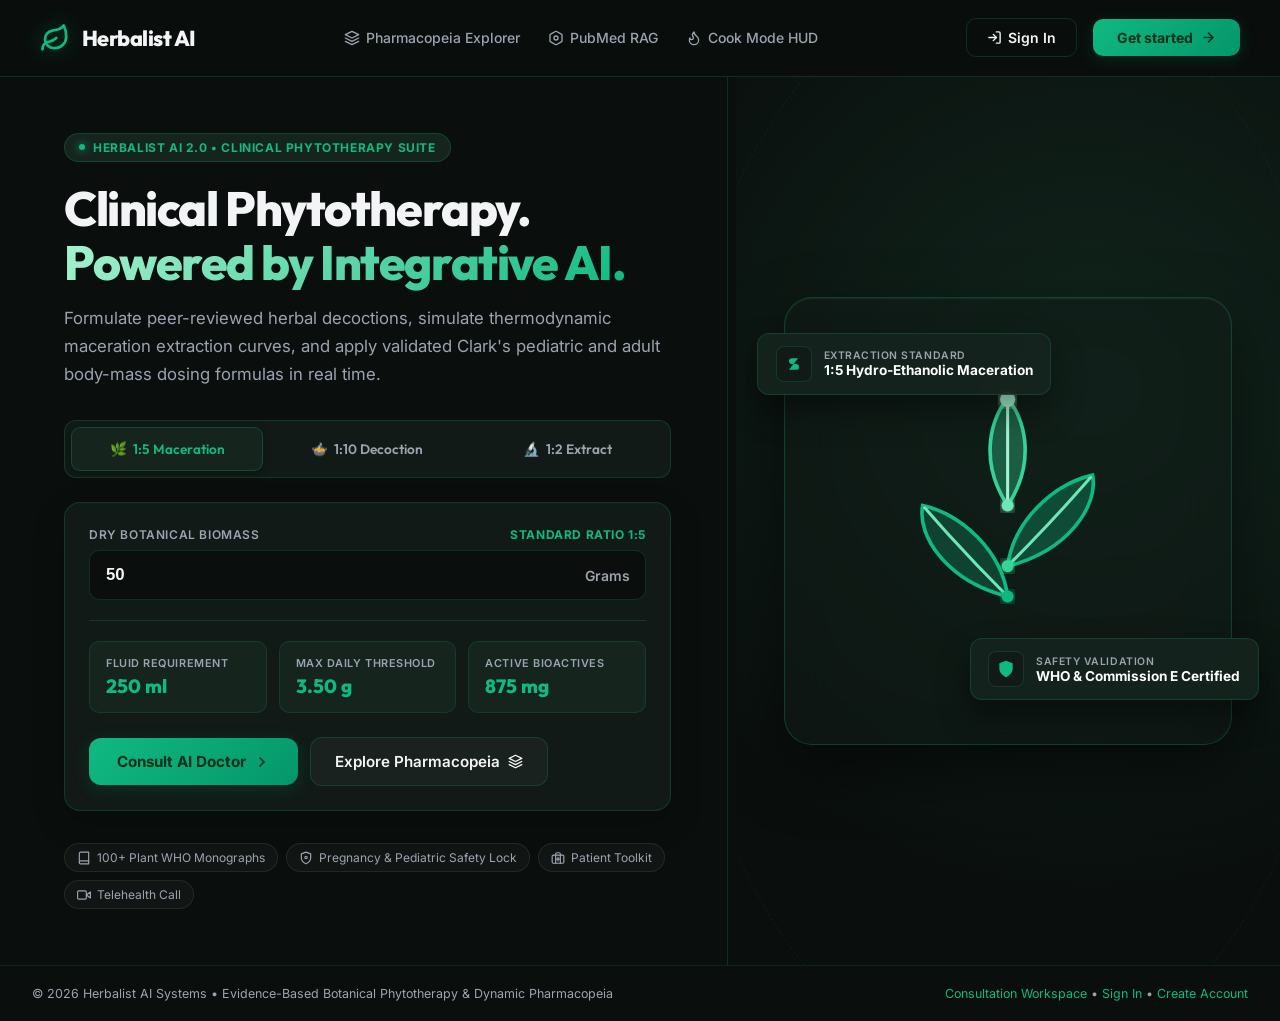
<file: welcome.html>
<!DOCTYPE html>
<html lang="en">
<head>
  <meta charset="UTF-8">
  <meta name="viewport" content="width=device-width, initial-scale=1.0">
  <meta name="description" content="Herbalist AI - Integrative Botanical Medicine, Clinical Phytotherapy, and Evidence-Based Natural Formulations powered by AI.">
  <title>Herbalist AI — Welcome Dashboard & Clinical Formulation Suite</title>
  
  <!-- Google Fonts: Outfit & Inter -->
  <link rel="preconnect" href="https://fonts.googleapis.com">
  <link rel="preconnect" href="https://fonts.gstatic.com" crossorigin>
  <link href="https://fonts.googleapis.com/css2?family=Inter:wght@300;400;500;600;700&family=Outfit:wght@500;600;700;800;900&display=swap" rel="stylesheet">
  
  <style>
    /* ==========================================================================
       1. GLOBAL STYLES & CORE DESIGN SYSTEM
       ========================================================================== */
    :root {
      --bg-dark: #0a0f0d;
      --bg-surface: #111a16;
      --bg-surface-elevated: #16241e;
      --primary-emerald: #10b981;
      --primary-glow: rgba(16, 185, 129, 0.15);
      --primary-glow-intense: rgba(16, 185, 129, 0.4);
      --accent-gold: #f39c12;
      --accent-cyan: #00f2fe;
      --text-main: #f3f4f6;
      --text-muted: #9ca3af;
      --border-color: rgba(16, 185, 129, 0.2);
      --border-hover: rgba(16, 185, 129, 0.5);
      --font-stack: 'Inter', system-ui, -apple-system, BlinkMacSystemFont, 'Segoe UI', Roboto, Oxygen, Ubuntu, Cantarell, sans-serif;
      --font-heading: 'Outfit', 'Inter', system-ui, sans-serif;
    }

    * {
      box-sizing: border-box;
      margin: 0;
      padding: 0;
    }

    body {
      background-color: var(--bg-dark);
      color: var(--text-main);
      font-family: var(--font-stack);
      min-height: 100vh;
      overflow-x: hidden;
      display: flex;
      flex-direction: column;
    }

    /* ==========================================================================
       2. GLOBAL HEADER (AUTH & LOGO NAV)
       ========================================================================== */
    .global-header {
      display: flex;
      justify-content: space-between;
      align-items: center;
      padding: 1.15rem 2.5rem;
      background: rgba(10, 15, 13, 0.75);
      backdrop-filter: blur(16px);
      -webkit-backdrop-filter: blur(16px);
      border-bottom: 1px solid var(--border-color);
      position: sticky;
      top: 0;
      z-index: 100;
    }

    .brand-logo {
      display: flex;
      align-items: center;
      gap: 0.75rem;
      font-family: var(--font-heading);
      font-size: 1.35rem;
      font-weight: 800;
      letter-spacing: -0.025em;
      color: var(--text-main);
      text-decoration: none;
    }

    .brand-logo svg {
      width: 30px;
      height: 30px;
      fill: none;
      stroke: var(--primary-emerald);
      filter: drop-shadow(0 0 10px var(--primary-glow-intense));
      animation: logo-sway 4s ease-in-out infinite;
    }

    .nav-links {
      display: flex;
      align-items: center;
      gap: 1.75rem;
    }

    .nav-link-item {
      color: var(--text-muted);
      text-decoration: none;
      font-size: 0.875rem;
      font-weight: 500;
      transition: color 0.2s ease;
      display: flex;
      align-items: center;
      gap: 6px;
    }

    .nav-link-item:hover {
      color: var(--primary-emerald);
    }

    @media (max-width: 768px) {
      .nav-links {
        display: none;
      }
      .global-header {
        padding: 1rem 1.25rem;
      }
    }

    .auth-actions {
      display: flex;
      align-items: center;
      gap: 1rem;
    }

    .btn-login {
      background: transparent;
      color: var(--text-main);
      border: 1px solid var(--border-color);
      padding: 0.625rem 1.25rem;
      font-size: 0.875rem;
      font-weight: 600;
      border-radius: 10px;
      cursor: pointer;
      text-decoration: none;
      display: inline-flex;
      align-items: center;
      gap: 6px;
      transition: all 0.3s cubic-bezier(0.4, 0, 0.2, 1);
    }

    .btn-login:hover {
      border-color: var(--border-hover);
      background: rgba(16, 185, 129, 0.08);
      box-shadow: 0 0 16px rgba(16, 185, 129, 0.15);
      color: var(--primary-emerald);
    }

    .btn-started {
      background: linear-gradient(135deg, #10b981 0%, #059669 100%);
      color: #042f1a;
      border: none;
      padding: 0.625rem 1.5rem;
      font-size: 0.875rem;
      font-weight: 700;
      border-radius: 10px;
      cursor: pointer;
      text-decoration: none;
      display: inline-flex;
      align-items: center;
      gap: 8px;
      box-shadow: 0 4px 16px var(--primary-glow);
      position: relative;
      overflow: hidden;
      transition: all 0.3s cubic-bezier(0.4, 0, 0.2, 1);
    }

    .btn-started:hover {
      transform: translateY(-1px);
      box-shadow: 0 6px 22px var(--primary-glow-intense);
      filter: brightness(1.1);
    }

    /* ==========================================================================
       3. SPLIT GRID INTERFACE LAYOUT
       ========================================================================== */
    .dashboard-container {
      display: grid;
      grid-template-columns: 1.15fr 0.85fr;
      flex: 1;
      min-height: calc(100vh - 73px);
    }

    @media (max-width: 1024px) {
      .dashboard-container {
        grid-template-columns: 1fr;
      }
    }

    /* --- Left Column: Control Panel --- */
    .panel-controls {
      padding: 3.5rem;
      border-right: 1px solid var(--border-color);
      display: flex;
      flex-direction: column;
      justify-content: center;
      max-width: 720px;
      margin: 0 auto;
      width: 100%;
    }

    @media (max-width: 768px) {
      .panel-controls {
        padding: 2rem 1.25rem;
        border-right: none;
      }
    }

    .welcome-badge {
      display: inline-flex;
      align-items: center;
      gap: 0.5rem;
      background: var(--bg-surface-elevated);
      border: 1px solid var(--border-color);
      padding: 0.375rem 0.875rem;
      border-radius: 20px;
      font-size: 0.75rem;
      font-weight: 700;
      letter-spacing: 0.05em;
      color: var(--primary-emerald);
      width: fit-content;
      margin-bottom: 1.25rem;
    }

    .welcome-badge .pulse-dot {
      width: 6px;
      height: 6px;
      background: var(--primary-emerald);
      border-radius: 50%;
      box-shadow: 0 0 8px var(--primary-emerald);
      animation: micro-pulse 2s infinite;
    }

    .main-title {
      font-family: var(--font-heading);
      font-size: 3rem;
      font-weight: 800;
      line-height: 1.12;
      letter-spacing: -0.03em;
      margin-bottom: 1rem;
    }

    .main-title span {
      background: linear-gradient(135deg, #a7f3d0 0%, #10b981 100%);
      -webkit-background-clip: text;
      -webkit-text-fill-color: transparent;
    }

    @media (max-width: 768px) {
      .main-title {
        font-size: 2.2rem;
      }
    }

    .main-description {
      color: var(--text-muted);
      font-size: 1.05rem;
      line-height: 1.65;
      margin-bottom: 2rem;
    }

    /* --- Navigation Tabs --- */
    .tab-navigation {
      display: grid;
      grid-template-columns: repeat(3, 1fr);
      gap: 0.5rem;
      background: var(--bg-surface);
      padding: 0.375rem;
      border-radius: 12px;
      border: 1px solid var(--border-color);
      margin-bottom: 1.5rem;
    }

    .tab-btn {
      background: transparent;
      border: none;
      color: var(--text-muted);
      padding: 0.75rem 0.5rem;
      font-size: 0.85rem;
      font-weight: 600;
      border-radius: 9px;
      cursor: pointer;
      transition: all 0.2s ease;
      font-family: var(--font-heading);
      display: flex;
      align-items: center;
      justify-content: center;
      gap: 6px;
    }

    .tab-btn.active {
      background: var(--bg-surface-elevated);
      color: var(--primary-emerald);
      border: 1px solid rgba(16, 185, 129, 0.25);
      box-shadow: 0 2px 10px rgba(0,0,0,0.25);
    }

    /* --- Interactive Form Utility --- */
    .calculator-card {
      background: var(--bg-surface);
      border: 1px solid var(--border-color);
      border-radius: 16px;
      padding: 1.5rem;
      box-shadow: 0 12px 30px rgba(0,0,0,0.25);
    }

    .form-group {
      margin-bottom: 1.25rem;
    }

    .form-group label {
      display: flex;
      justify-content: space-between;
      font-size: 0.75rem;
      text-transform: uppercase;
      letter-spacing: 0.05em;
      color: var(--text-muted);
      margin-bottom: 0.5rem;
      font-weight: 600;
    }

    .input-wrapper {
      position: relative;
    }

    .input-wrapper input {
      width: 100%;
      background: var(--bg-dark);
      border: 1px solid var(--border-color);
      border-radius: 10px;
      padding: 0.875rem 1rem;
      color: var(--text-main);
      font-size: 1.05rem;
      font-weight: 600;
      transition: all 0.2s ease;
    }

    .input-wrapper input:focus {
      outline: none;
      border-color: var(--primary-emerald);
      box-shadow: 0 0 0 3px var(--primary-glow);
    }

    .input-wrapper .unit {
      position: absolute;
      right: 1rem;
      top: 50%;
      transform: translateY(-50%);
      color: var(--text-muted);
      font-size: 0.875rem;
      font-weight: 600;
    }

    .output-grid {
      display: grid;
      grid-template-columns: 1fr 1fr 1fr;
      gap: 0.75rem;
      margin-top: 1.25rem;
      padding-top: 1.25rem;
      border-top: 1px solid var(--border-color);
    }

    @media (max-width: 480px) {
      .output-grid {
        grid-template-columns: 1fr;
      }
    }

    .output-box {
      background: var(--bg-surface-elevated);
      padding: 0.875rem 1rem;
      border-radius: 10px;
      border: 1px solid rgba(16, 185, 129, 0.15);
    }

    .output-label {
      font-size: 0.68rem;
      color: var(--text-muted);
      text-transform: uppercase;
      letter-spacing: 0.05em;
      margin-bottom: 0.25rem;
      font-weight: 600;
    }

    .output-value {
      font-size: 1.2rem;
      font-weight: 800;
      color: var(--primary-emerald);
      font-family: var(--font-heading);
    }

    .cta-actions-row {
      display: flex;
      gap: 12px;
      margin-top: 1.5rem;
      align-items: center;
      flex-wrap: wrap;
    }

    .btn-main-action {
      background: linear-gradient(135deg, #10b981 0%, #059669 100%);
      color: #042f1a;
      border: none;
      padding: 0.875rem 1.75rem;
      font-size: 0.95rem;
      font-weight: 700;
      border-radius: 12px;
      cursor: pointer;
      text-decoration: none;
      display: inline-flex;
      align-items: center;
      gap: 8px;
      box-shadow: 0 4px 18px var(--primary-glow);
      transition: all 0.3s cubic-bezier(0.4, 0, 0.2, 1);
    }

    .btn-main-action:hover {
      transform: translateY(-2px);
      box-shadow: 0 8px 25px var(--primary-glow-intense);
    }

    .btn-secondary-action {
      background: rgba(255, 255, 255, 0.04);
      color: var(--text-main);
      border: 1px solid var(--border-color);
      padding: 0.875rem 1.5rem;
      font-size: 0.95rem;
      font-weight: 600;
      border-radius: 12px;
      cursor: pointer;
      text-decoration: none;
      display: inline-flex;
      align-items: center;
      gap: 8px;
      transition: all 0.3s ease;
    }

    .btn-secondary-action:hover {
      border-color: var(--border-hover);
      background: rgba(16, 185, 129, 0.08);
      color: var(--primary-emerald);
    }

    /* --- Feature Badges Row (Non-clickable Informational Chips) --- */
    .feature-pills {
      display: flex;
      flex-wrap: wrap;
      gap: 8px;
      margin-top: 2rem;
    }

    .feature-pill {
      font-size: 0.75rem;
      padding: 6px 12px;
      border-radius: 20px;
      background: rgba(255, 255, 255, 0.03);
      border: 1px solid rgba(255, 255, 255, 0.08);
      color: var(--text-muted);
      display: flex;
      align-items: center;
      gap: 6px;
      cursor: default;
      user-select: none;
    }

    .feature-pill svg, .nav-link-item svg {
      stroke: currentColor;
      flex-shrink: 0;
    }

    /* --- Right Column: Visualization Glass Stage --- */
    .panel-preview {
      background: radial-gradient(circle at 65% 35%, #11261d 0%, var(--bg-dark) 75%);
      display: flex;
      align-items: center;
      justify-content: center;
      position: relative;
      overflow: hidden;
      padding: 3rem;
    }

    .stage-wrapper {
      position: relative;
      width: 100%;
      max-width: 480px;
      aspect-ratio: 1;
      display: flex;
      align-items: center;
      justify-content: center;
    }

    /* Pure Glassmorphic Floating Panel */
    .glass-stage {
      width: 100%;
      height: 100%;
      background: rgba(17, 26, 22, 0.5);
      border: 1px solid rgba(16, 185, 129, 0.25);
      border-radius: 28px;
      backdrop-filter: blur(24px);
      -webkit-backdrop-filter: blur(24px);
      display: flex;
      align-items: center;
      justify-content: center;
      box-shadow: 0 24px 60px rgba(0, 0, 0, 0.5), inset 0 1px 2px rgba(255,255,255,0.08);
      position: relative;
      z-index: 2;
    }

    /* Vector Plant Base Layout & Animations */
    .botanical-vector-container {
      width: 68%;
      height: 68%;
      display: flex;
      align-items: center;
      justify-content: center;
    }

    .animated-plant-svg {
      width: 100%;
      height: 100%;
      overflow: visible;
    }

    /* --- HUD Metric Tags --- */
    .hud-element {
      position: absolute;
      background: rgba(22, 36, 30, 0.9);
      border: 1px solid var(--border-color);
      backdrop-filter: blur(12px);
      -webkit-backdrop-filter: blur(12px);
      padding: 0.75rem 1.1rem;
      border-radius: 12px;
      display: flex;
      align-items: center;
      gap: 0.75rem;
      font-size: 0.825rem;
      box-shadow: 0 16px 32px rgba(0,0,0,0.4);
      z-index: 3;
    }

    .hud-1 {
      top: 8%;
      left: -6%;
      animation: float-y 5s ease-in-out infinite alternate;
    }

    .hud-2 {
      bottom: 10%;
      right: -6%;
      animation: float-y 6s ease-in-out infinite alternate-reverse;
    }

    .hud-3 {
      bottom: 6%;
      left: 4%;
      animation: float-y 5.5s ease-in-out infinite alternate 1s;
    }

    .hud-icon-wrap {
      width: 36px;
      height: 36px;
      background: var(--bg-surface);
      border: 1px solid var(--border-color);
      border-radius: 8px;
      display: flex;
      align-items: center;
      justify-content: center;
      flex-shrink: 0;
    }

    .hud-icon-wrap svg {
      width: 20px;
      height: 20px;
      fill: var(--primary-emerald);
    }

    .hud-meta div:first-child {
      color: var(--text-muted);
      font-size: 0.65rem;
      text-transform: uppercase;
      letter-spacing: 0.05em;
      font-weight: 600;
    }

    .hud-meta div:last-child {
      font-weight: 700;
      color: #ffffff;
      font-size: 0.85rem;
    }

    /* Decorative Glow Mesh Background rings */
    .bg-mesh-ring {
      position: absolute;
      border-radius: 50%;
      border: 1px dashed rgba(16, 185, 129, 0.08);
      z-index: 1;
      animation: spin-clockwise 45s linear infinite;
    }

    .ring-1 { width: 125%; height: 125%; }
    .ring-2 { width: 155%; height: 155%; animation-duration: 65s; animation-direction: reverse; }

    /* ==========================================================================
       4. HIGH PERFORMANCE CSS KEYFRAMES
       ========================================================================== */
    @keyframes logo-sway {
      0%, 100% { transform: rotate(0deg) scale(1); }
      50% { transform: rotate(6deg) scale(1.05); }
    }

    @keyframes micro-pulse {
      0%, 100% { opacity: 1; transform: scale(1); }
      50% { opacity: 0.3; transform: scale(0.85); }
    }

    @keyframes float-y {
      0% { transform: translateY(0px); }
      100% { transform: translateY(-12px); }
    }

    @keyframes spin-clockwise {
      0% { transform: rotate(0deg); }
      100% { transform: rotate(360deg); }
    }

    /* SVG Specific Organic Animation Timings */
    .layer-stem {
      stroke-dasharray: 120;
      stroke-dashoffset: 120;
      animation: draw-line 2.2s cubic-bezier(0.4, 0, 0.2, 1) forwards;
    }

    .layer-leaf-left {
      transform-origin: 50px 75px;
      animation: sway-left 4s cubic-bezier(0.445, 0.05, 0.55, 0.95) infinite alternate;
    }

    .layer-leaf-right {
      transform-origin: 50px 65px;
      animation: sway-right 4.5s cubic-bezier(0.445, 0.05, 0.55, 0.95) infinite alternate;
    }

    .layer-leaf-top {
      transform-origin: 50px 45px;
      animation: sway-top 3.5s cubic-bezier(0.445, 0.05, 0.55, 0.95) infinite alternate;
    }

    .vein-glow {
      stroke-dasharray: 40;
      animation: pulse-vein 3s ease-in-out infinite;
    }

    @keyframes draw-line {
      to { stroke-dashoffset: 0; }
    }

    @keyframes sway-left {
      0% { transform: rotate(0deg) scale(1); }
      100% { transform: rotate(-6deg) scale(1.03); }
    }

    @keyframes sway-right {
      0% { transform: rotate(0deg) scale(1); }
      100% { transform: rotate(7deg) scale(0.97); }
    }

    @keyframes sway-top {
      0% { transform: translateY(0) scale(1); }
      100% { transform: translateY(-4px) scale(1.04); }
    }

    @keyframes pulse-vein {
      0%, 100% { opacity: 0.3; stroke-width: 1px; }
      50% { opacity: 1; stroke-width: 1.75px; filter: drop-shadow(0 0 3px var(--primary-emerald)); }
    }

    /* Footer */
    .welcome-footer {
      border-top: 1px solid rgba(16, 185, 129, 0.12);
      padding: 1.25rem 2rem;
      background: rgba(10, 15, 13, 0.95);
      display: flex;
      justify-content: space-between;
      align-items: center;
      font-size: 0.78rem;
      color: var(--text-muted);
      flex-wrap: wrap;
      gap: 12px;
    }

    .welcome-footer a {
      color: var(--primary-emerald);
      text-decoration: none;
    }

    .welcome-footer a:hover {
      text-decoration: underline;
    }
  </style>
</head>
<body>

  <!-- ==========================================================================
       GLOBAL HEADER (BRAND & AUTH NAV)
       ========================================================================== -->
  <header class="global-header">
    <a href="/welcome.html" class="brand-logo">
      <svg viewBox="0 0 24 24" stroke-width="2.2" stroke-linecap="round" stroke-linejoin="round">
        <path d="M11 20A7 7 0 0 1 9.8 6.1C15.5 5 17 4.4 19 2c1 2 2 4.1 2 9 0 4.9-4 9-9 9z"></path>
        <path d="M2 21c0-3 1.85-5.36 5.08-6C9.5 14.52 12 13 13 12"></path>
      </svg>
      <span>Herbalist AI</span>
    </a>

    <nav class="nav-links">
      <a href="/auth.html?mode=login&redirect=pharmacopeia" class="nav-link-item">
        <svg width="16" height="16" viewBox="0 0 24 24" fill="none" stroke="currentColor" stroke-width="2" stroke-linecap="round" stroke-linejoin="round">
          <path d="M12 2L2 7l10 5 10-5-10-5zM2 17l10 5 10-5M2 12l10 5 10-5"></path>
        </svg>
        <span>Pharmacopeia Explorer</span>
      </a>
      <a href="/auth.html?mode=login&redirect=rag" class="nav-link-item">
        <svg width="16" height="16" viewBox="0 0 24 24" fill="none" stroke="currentColor" stroke-width="2" stroke-linecap="round" stroke-linejoin="round">
          <path d="M21 16V8a2 2 0 0 0-1-1.73l-7-4a2 2 0 0 0-2 0l-7 4A2 2 0 0 0 3 8v8a2 2 0 0 0 1 1.73l7 4a2 2 0 0 0 2 0l7-4A2 2 0 0 0 21 16z"></path>
          <circle cx="12" cy="12" r="3"></circle>
        </svg>
        <span>PubMed RAG</span>
      </a>
      <a href="/auth.html?mode=login&redirect=cookmode" class="nav-link-item">
        <svg width="16" height="16" viewBox="0 0 24 24" fill="none" stroke="currentColor" stroke-width="2" stroke-linecap="round" stroke-linejoin="round">
          <path d="M8.5 14.5A2.5 2.5 0 0 0 11 12c0-1.38-.5-2-1-3-1.072-2.143-.224-4.054 2-6 .5 2.5 2 4.9 4 6.5 2 1.6 3 3.5 3 5.5a7 7 0 1 1-14 0c0-1.153.433-2.294 1-3a2.5 2.5 0 0 0 2.5 2.5z"></path>
        </svg>
        <span>Cook Mode HUD</span>
      </a>
    </nav>

    <div class="auth-actions">
      <a href="/auth.html?mode=login" class="btn-login" id="loginBtn">
        <svg width="15" height="15" viewBox="0 0 24 24" fill="none" stroke="currentColor" stroke-width="2.2" stroke-linecap="round" stroke-linejoin="round">
          <path d="M15 3h4a2 2 0 0 1 2 2v14a2 2 0 0 1-2 2h-4"></path>
          <polyline points="10 17 15 12 10 7"></polyline>
          <line x1="15" y1="12" x2="3" y2="12"></line>
        </svg>
        <span>Sign In</span>
      </a>
      <a href="/auth.html?mode=register" class="btn-started" id="getStartedBtn">
        <span>Get started</span>
        <svg width="15" height="15" viewBox="0 0 24 24" fill="none" stroke="currentColor" stroke-width="2.5" stroke-linecap="round" stroke-linejoin="round">
          <line x1="5" y1="12" x2="19" y2="12"></line>
          <polyline points="12 5 19 12 12 19"></polyline>
        </svg>
      </a>
    </div>
  </header>

  <!-- ==========================================================================
       SPLIT GRID INTERFACE
       ========================================================================== -->
  <main class="dashboard-container">
    
    <!-- LEFT COLUMN: CONTROL PANEL & INTERACTIVE FORMULATION SUITE -->
    <section class="panel-controls">
      <div class="welcome-badge">
        <div class="pulse-dot"></div>
        <span>HERBALIST AI 2.0 • CLINICAL PHYTOTHERAPY SUITE</span>
      </div>

      <h1 class="main-title">
        Clinical Phytotherapy. <br>
        <span>Powered by Integrative AI.</span>
      </h1>

      <p class="main-description">
        Formulate peer-reviewed herbal decoctions, simulate thermodynamic maceration extraction curves, and apply validated Clark's pediatric and adult body-mass dosing formulas in real time.
      </p>

      <!-- Navigation Tabs -->
      <div class="tab-navigation">
        <button class="tab-btn active" onclick="switchTab('maceration', this)">
          <span>🌿</span> 1:5 Maceration
        </button>
        <button class="tab-btn" onclick="switchTab('infusion', this)">
          <span>🍲</span> 1:10 Decoction
        </button>
        <button class="tab-btn" onclick="switchTab('extract', this)">
          <span>🔬</span> 1:2 Extract
        </button>
      </div>

      <!-- Interactive Calculator Card -->
      <div class="calculator-card">
        <div class="form-group">
          <label for="dryWeightInput">
            <span>Dry Botanical Biomass</span>
            <span style="color: var(--primary-emerald); font-weight: 700;" id="ratioBadge">Standard Ratio 1:5</span>
          </label>
          <div class="input-wrapper">
            <input type="number" id="dryWeightInput" value="50" min="1" max="2000" step="1" oninput="calculateMetrics()">
            <span class="unit">Grams</span>
          </div>
        </div>

        <div class="output-grid">
          <div class="output-box">
            <div class="output-label">Fluid Requirement</div>
            <div class="output-value" id="fluidOutput">250 ml</div>
          </div>
          <div class="output-box">
            <div class="output-label">Max Daily Threshold</div>
            <div class="output-value" id="safetyOutput">3.50 g</div>
          </div>
          <div class="output-box">
            <div class="output-label">Active Bioactives</div>
            <div class="output-value" id="bioactiveOutput">875 mg</div>
          </div>
        </div>

        <div class="cta-actions-row">
          <a href="/auth.html?mode=login&redirect=consultation" class="btn-main-action">
            <span>Consult AI Doctor</span>
            <svg width="16" height="16" viewBox="0 0 24 24" fill="none" stroke="currentColor" stroke-width="2.5" stroke-linecap="round" stroke-linejoin="round">
              <polyline points="9 18 15 12 9 6"></polyline>
            </svg>
          </a>
          <a href="/auth.html?mode=login&redirect=pharmacopeia" class="btn-secondary-action">
            <span>Explore Pharmacopeia</span>
            <svg width="15" height="15" viewBox="0 0 24 24" fill="none" stroke="currentColor" stroke-width="2.2" stroke-linecap="round" stroke-linejoin="round">
              <path d="M12 2L2 7l10 5 10-5-10-5zM2 17l10 5 10-5M2 12l10 5 10-5"></path>
            </svg>
          </a>
        </div>
      </div>

      <!-- Feature Badges (Informational Capabilities) -->
      <div class="feature-pills">
        <div class="feature-pill">
          <svg width="14" height="14" viewBox="0 0 24 24" fill="none" stroke="currentColor" stroke-width="2" stroke-linecap="round" stroke-linejoin="round">
            <path d="M4 19.5A2.5 2.5 0 0 1 6.5 17H20"></path>
            <path d="M6.5 2H20v20H6.5A2.5 2.5 0 0 1 4 19.5v-15A2.5 2.5 0 0 1 6.5 2z"></path>
          </svg>
          <span>100+ Plant WHO Monographs</span>
        </div>
        <div class="feature-pill">
          <svg width="14" height="14" viewBox="0 0 24 24" fill="none" stroke="currentColor" stroke-width="2" stroke-linecap="round" stroke-linejoin="round">
            <path d="M12 22s8-4 8-10V5l-8-3-8 3v7c0 6 8 10 8 10z"></path>
            <circle cx="12" cy="11" r="2"></circle>
          </svg>
          <span>Pregnancy & Pediatric Safety Lock</span>
        </div>
        <div class="feature-pill">
          <svg width="14" height="14" viewBox="0 0 24 24" fill="none" stroke="currentColor" stroke-width="2" stroke-linecap="round" stroke-linejoin="round">
            <rect x="2" y="7" width="20" height="14" rx="2" ry="2"></rect>
            <path d="M16 21V5a2 2 0 0 0-2-2h-4a2 2 0 0 0-2 2v16"></path>
            <line x1="12" y1="11" x2="12" y2="17"></line>
            <line x1="9" y1="14" x2="15" y2="14"></line>
          </svg>
          <span>Patient Toolkit</span>
        </div>
        <div class="feature-pill">
          <svg width="14" height="14" viewBox="0 0 24 24" fill="none" stroke="currentColor" stroke-width="2" stroke-linecap="round" stroke-linejoin="round">
            <polygon points="23 7 16 12 23 17 23 7"></polygon>
            <rect x="1" y="5" width="15" height="14" rx="2" ry="2"></rect>
          </svg>
          <span>Telehealth Call</span>
        </div>
      </div>
    </section>

    <!-- RIGHT COLUMN: VISUALIZATION GLASS STAGE -->
    <section class="panel-preview">
      <div class="bg-mesh-ring ring-1"></div>
      <div class="bg-mesh-ring ring-2"></div>

      <div class="stage-wrapper">
        
        <!-- Top Floating HUD -->
        <div class="hud-element hud-1">
          <div class="hud-icon-wrap">
            <svg viewBox="0 0 24 24">
              <path d="M12 2v20M17 5H9.5a3.5 3.5 0 0 0 0 7h5a3.5 3.5 0 0 1 0 7H6"></path>
            </svg>
          </div>
          <div class="hud-meta">
            <div>Extraction Standard</div>
            <div id="hudRatioText">1:5 Hydro-Ethanolic Maceration</div>
          </div>
        </div>

        <!-- Bottom Floating HUD -->
        <div class="hud-element hud-2">
          <div class="hud-icon-wrap">
            <svg viewBox="0 0 24 24">
              <path d="M12 22s8-4 8-10V5l-8-3-8 3v7c0 6 8 10 8 10z"></path>
            </svg>
          </div>
          <div class="hud-meta">
            <div>Safety Validation</div>
            <div>WHO & Commission E Certified</div>
          </div>
        </div>

        <!-- Center Glass Stage -->
        <div class="glass-stage">
          <div class="botanical-vector-container">
            <!-- Pure Animated SVG Plant Specimen -->
            <svg class="animated-plant-svg" viewBox="0 0 100 100">
              <defs>
                <linearGradient id="plantGrad" x1="0%" y1="100%" x2="0%" y2="0%">
                  <stop offset="0%" stop-color="#047857"/>
                  <stop offset="100%" stop-color="#34d399"/>
                </linearGradient>
                <filter id="glowFilter">
                  <feGaussianBlur stdDeviation="1.5" result="coloredBlur"/>
                  <feMerge>
                    <feMergeNode in="coloredBlur"/>
                    <feMergeNode in="SourceGraphic"/>
                  </feMerge>
                </filter>
              </defs>

              <!-- Main Central Stem -->
              <path class="layer-stem" d="M50,95 Q50,60 50,25" fill="none" stroke="url(#plantGrad)" stroke-width="2.5" stroke-linecap="round"/>

              <!-- Left Leaf Complex -->
              <g class="layer-leaf-left">
                <path d="M50,75 C30,70 20,55 22,45 C35,48 48,60 50,75 Z" fill="rgba(16, 185, 129, 0.25)" stroke="#10b981" stroke-width="1.2"/>
                <path class="vein-glow" d="M50,75 Q35,60 22,45" fill="none" stroke="#6ee7b7" stroke-linecap="round"/>
              </g>

              <!-- Right Leaf Complex -->
              <g class="layer-leaf-right">
                <path d="M50,65 C70,60 80,45 78,35 C65,38 52,50 50,65 Z" fill="rgba(16, 185, 129, 0.3)" stroke="#10b981" stroke-width="1.2"/>
                <path class="vein-glow" d="M50,65 Q65,50 78,35" fill="none" stroke="#6ee7b7" stroke-linecap="round"/>
              </g>

              <!-- Top Apex Bud / Leaf -->
              <g class="layer-leaf-top">
                <path d="M50,45 C40,30 45,15 50,10 C55,15 60,30 50,45 Z" fill="rgba(52, 211, 153, 0.35)" stroke="#34d399" stroke-width="1.2"/>
                <path class="vein-glow" d="M50,45 L50,10" fill="none" stroke="#a7f3d0" stroke-linecap="round"/>
              </g>

              <!-- Bioactive Phytochemical Energy Nodes -->
              <circle cx="50" cy="75" r="2" fill="#10b981" filter="url(#glowFilter)"/>
              <circle cx="50" cy="65" r="2" fill="#34d399" filter="url(#glowFilter)"/>
              <circle cx="50" cy="45" r="2" fill="#6ee7b7" filter="url(#glowFilter)"/>
              <circle cx="50" cy="10" r="2.5" fill="#a7f3d0" filter="url(#glowFilter)"/>
            </svg>
          </div>
        </div>

      </div>
    </section>

  </main>

  <!-- ==========================================================================
       FOOTER
       ========================================================================== -->
  <footer class="welcome-footer">
    <div>
      © 2026 Herbalist AI Systems • Evidence-Based Botanical Phytotherapy & Dynamic Pharmacopeia
    </div>
    <div>
      <a href="/auth.html?mode=login&redirect=consultation">Consultation Workspace</a> • <a href="/auth.html?mode=login">Sign In</a> • <a href="/auth.html?mode=register">Create Account</a>
    </div>
  </footer>

  <!-- ==========================================================================
       CALCULATION & TAB LOGIC SCRIPT
       ========================================================================== -->
  <script>
    let currentExtractionRatio = 5; // Default 1:5

    function calculateMetrics() {
      const dryWeightInput = document.getElementById('dryWeightInput');
      let dryWeight = parseFloat(dryWeightInput.value);
      if (isNaN(dryWeight) || dryWeight <= 0) {
        dryWeight = 0;
      }

      // Extraction volume based on active ratio
      const fluidRequirement = Math.round(dryWeight * currentExtractionRatio);
      
      // Maximum safe single-day threshold simulation (Clark's rule reference scaling)
      const safeThresholdMax = (dryWeight * 0.07).toFixed(2);

      // Active bioactives yield simulation (approx 17.5 mg active compounds per gram)
      const activeBioactives = Math.round(dryWeight * 17.5);

      document.getElementById('fluidOutput').innerText = `${fluidRequirement} ml`;
      document.getElementById('safetyOutput').innerText = `${safeThresholdMax} g`;
      document.getElementById('bioactiveOutput').innerText = `${activeBioactives} mg`;
    }

    function switchTab(mode, el) {
      const buttons = document.querySelectorAll('.tab-btn');
      buttons.forEach(btn => btn.classList.remove('active'));
      if (el) el.classList.add('active');

      const ratioBadge = document.getElementById('ratioBadge');
      const hudRatioText = document.getElementById('hudRatioText');

      if (mode === 'maceration') {
        currentExtractionRatio = 5;
        if (ratioBadge) ratioBadge.innerText = 'Standard Ratio 1:5';
        if (hudRatioText) hudRatioText.innerText = '1:5 Hydro-Ethanolic Maceration';
      } else if (mode === 'infusion') {
        currentExtractionRatio = 10;
        if (ratioBadge) ratioBadge.innerText = 'Decoction Ratio 1:10';
        if (hudRatioText) hudRatioText.innerText = '1:10 Aqueous Kitchen Decoction';
      } else if (mode === 'extract') {
        currentExtractionRatio = 2;
        if (ratioBadge) ratioBadge.innerText = 'Concentrate Ratio 1:2';
        if (hudRatioText) hudRatioText.innerText = '1:2 Concentrated Fluid Extract';
      }

      calculateMetrics();
    }

    // Run initial calculation on page load
    window.addEventListener('DOMContentLoaded', () => {
      calculateMetrics();
    });
  </script>
</body>
</html>
</file>
